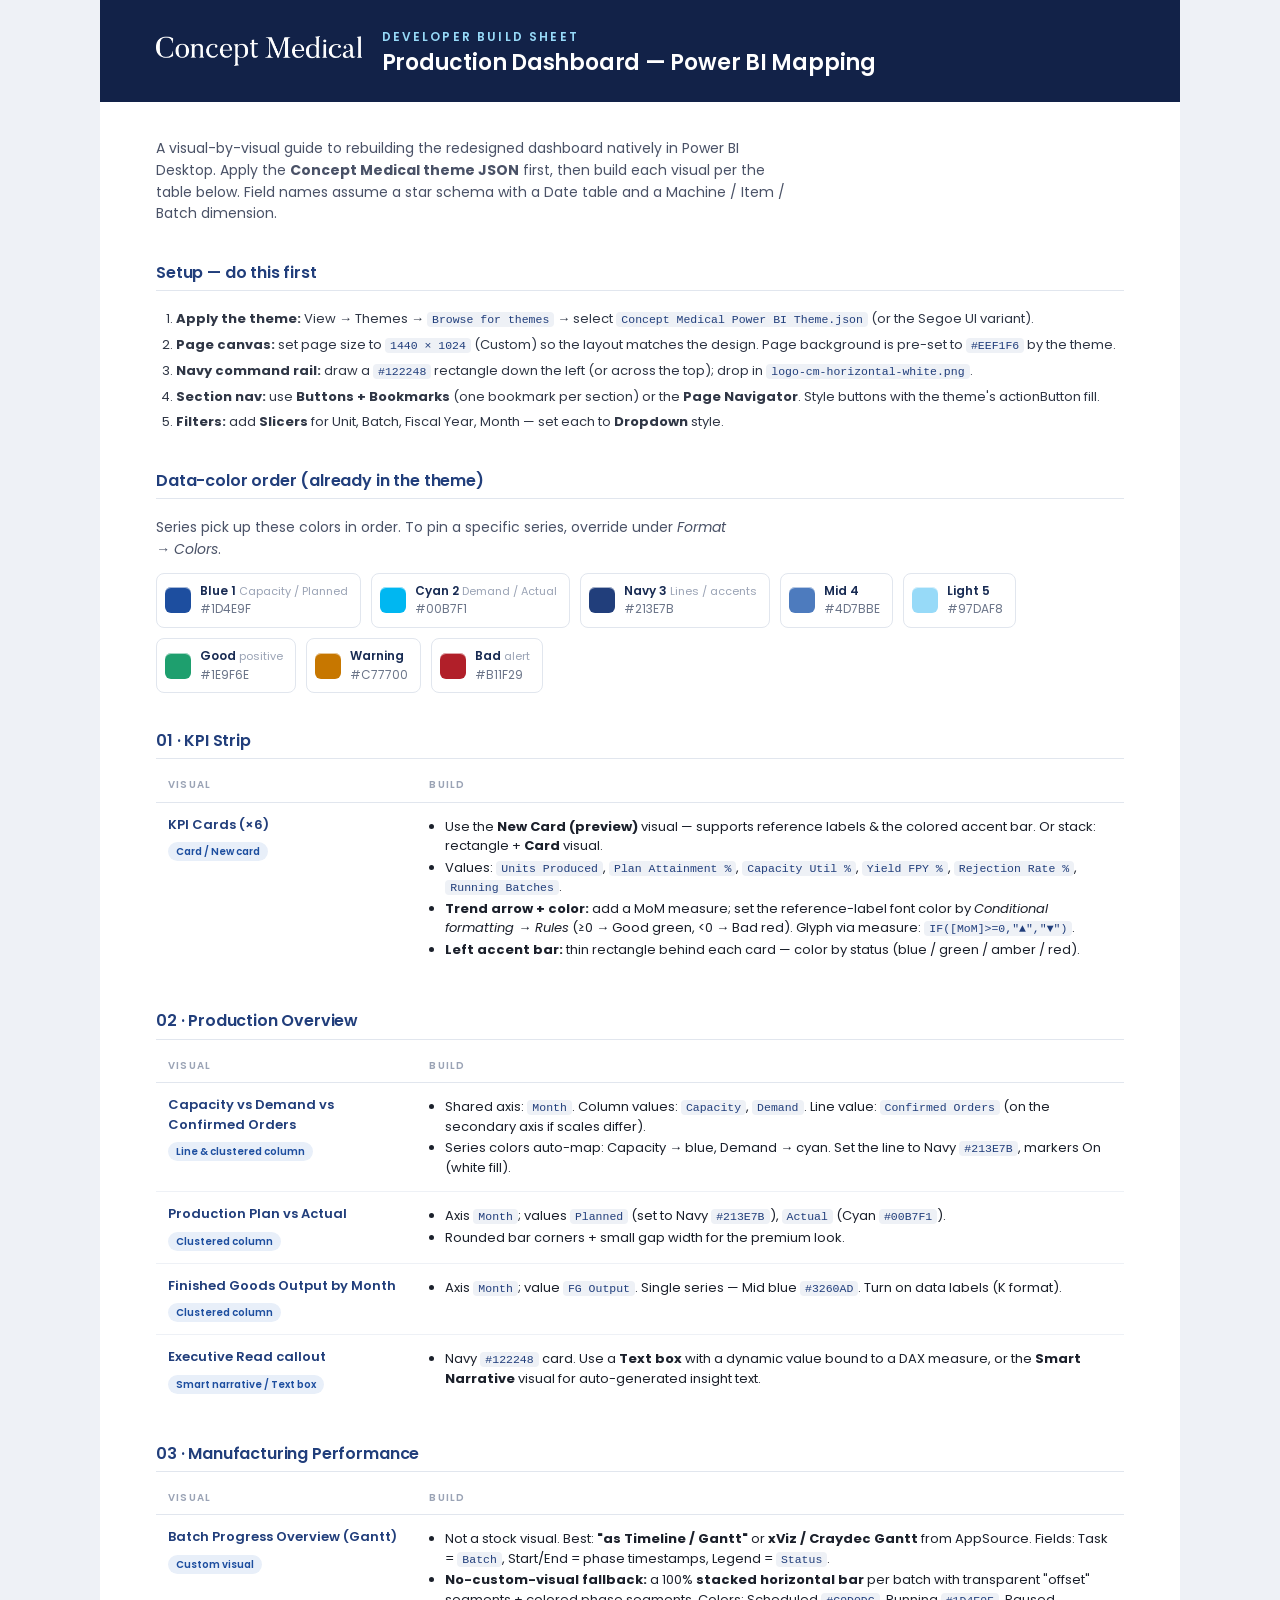
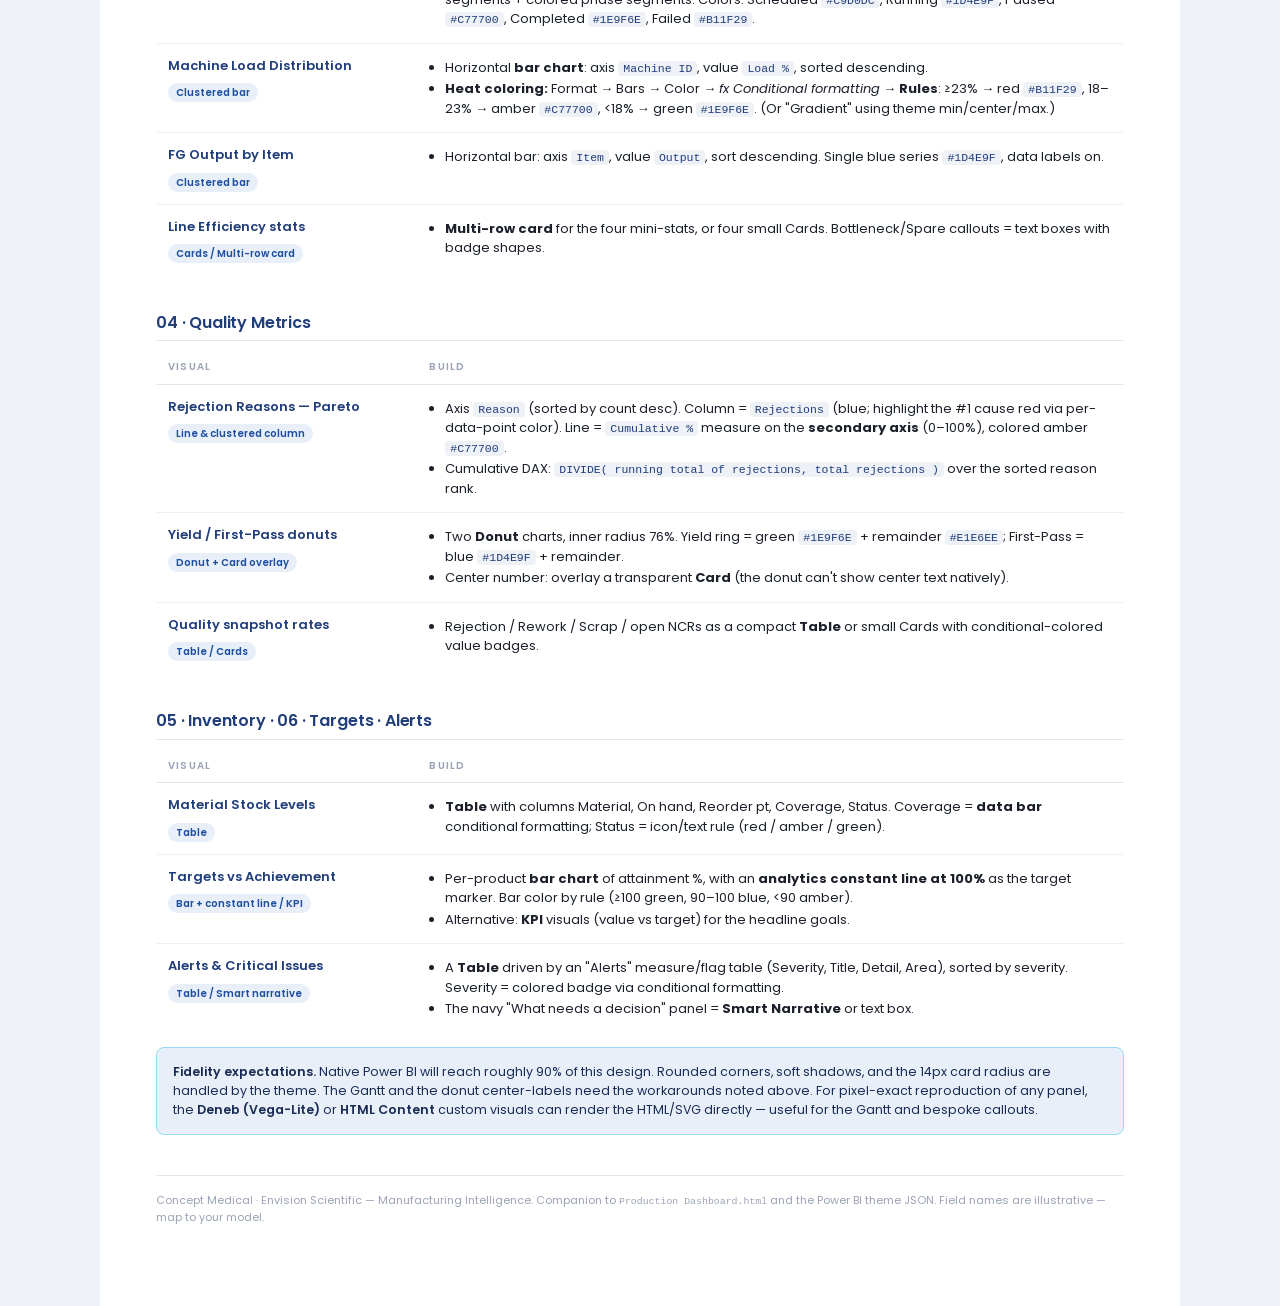
<file: project/Power BI Build Sheet.html>
<!DOCTYPE html>
<html lang="en">
<head>
<meta charset="UTF-8" />
<meta name="viewport" content="width=device-width, initial-scale=1.0" />
<title>Power BI Build Sheet — Concept Medical Production Dashboard</title>
<link rel="stylesheet" href="css/colors_and_type.css" />
<style>
  * { box-sizing: border-box; }
  body { margin: 0; background: var(--neutral-100); color: var(--neutral-800); font-family: var(--font-brand); }
  .doc { max-width: 1080px; margin: 0 auto; padding: 48px 56px 80px; background: #fff; min-height: 100vh; }
  .topbar { background: var(--cm-blue-900); margin: -48px -56px 36px; padding: 28px 56px; display: flex; align-items: center; gap: 20px; }
  .topbar img { height: 30px; }
  .topbar .t { color: #fff; }
  .topbar .eyebrow { color: var(--cm-blue-100); margin-bottom: 4px; }
  .topbar h1 { color: #fff; font-size: 22px; font-weight: 600; }
  h2 { font-size: 16px; color: var(--cm-blue-700); margin: 38px 0 6px; letter-spacing: -0.01em; }
  .rule { height: 1px; background: var(--border); margin: 8px 0 18px; }
  p.lead { color: var(--neutral-600); font-size: 14px; max-width: 70ch; }

  .swatches { display: flex; flex-wrap: wrap; gap: 10px; margin: 8px 0 4px; }
  .sw { display: flex; align-items: center; gap: 9px; border: 1px solid var(--border); border-radius: var(--radius-md); padding: 8px 12px 8px 8px; font-size: 12px; }
  .sw .chip { width: 26px; height: 26px; border-radius: 6px; box-shadow: var(--shadow-inset); }
  .sw b { font-weight: 600; color: var(--cm-blue-800); }
  .sw span { color: var(--fg-muted); font-variant-numeric: tabular-nums; }
  .sw em { font-style: normal; color: var(--fg-subtle); font-size: 11px; }

  table { width: 100%; border-collapse: collapse; margin: 10px 0 4px; }
  th { text-align: left; font-size: 10px; letter-spacing: 0.12em; text-transform: uppercase; color: var(--fg-subtle); font-weight: 600; padding: 0 12px 9px; border-bottom: 1px solid var(--border); }
  td { padding: 12px; font-size: 13px; border-bottom: 1px solid var(--divider); vertical-align: top; line-height: 1.5; }
  td.v { width: 27%; }
  td .vis { font-weight: 600; color: var(--cm-blue-700); display: block; margin-bottom: 3px; }
  td .pill { display: inline-block; font-size: 10px; font-weight: 600; background: var(--cm-blue-50); color: var(--cm-blue-500); border-radius: var(--radius-pill); padding: 2px 8px; margin-top: 5px; }
  td code { font-family: var(--font-mono); font-size: 11.5px; background: var(--neutral-100); padding: 1px 5px; border-radius: 4px; color: var(--cm-blue-700); }
  td ul { margin: 0; padding-left: 16px; }
  td li { margin: 2px 0; }
  tr:last-child td { border-bottom: none; }

  .note { background: var(--cm-blue-50); border: 1px solid var(--cm-blue-100); border-radius: var(--radius-md); padding: 14px 16px; font-size: 12.5px; color: var(--cm-blue-800); margin: 14px 0; line-height: 1.55; }
  .note b { font-weight: 600; }
  .grid2 { display: grid; grid-template-columns: 1fr 1fr; gap: 28px; }
  ol.steps { font-size: 13px; color: var(--neutral-700); line-height: 1.6; padding-left: 20px; }
  ol.steps li { margin: 5px 0; }
  ol.steps code { font-family: var(--font-mono); font-size: 11.5px; background: var(--neutral-100); padding: 1px 5px; border-radius: 4px; color: var(--cm-blue-700); }
  .foot { margin-top: 40px; padding-top: 16px; border-top: 1px solid var(--border); font-size: 11px; color: var(--fg-subtle); }
  @media print { body { background: #fff; } .doc { padding: 0; } .topbar { margin: 0 0 30px; } }
</style>
</head>
<body>
<div class="doc">

  <div class="topbar">
    <img src="assets/logo-cm-horizontal-white.png" alt="Concept Medical" />
    <div class="t">
      <div class="eyebrow">Developer Build Sheet</div>
      <h1>Production Dashboard — Power BI Mapping</h1>
    </div>
  </div>

  <p class="lead">A visual-by-visual guide to rebuilding the redesigned dashboard natively in Power BI Desktop. Apply the <b>Concept Medical theme JSON</b> first, then build each visual per the table below. Field names assume a star schema with a Date table and a Machine / Item / Batch dimension.</p>

  <h2>Setup — do this first</h2>
  <div class="rule"></div>
  <ol class="steps">
    <li><b>Apply the theme:</b> View → Themes → <code>Browse for themes</code> → select <code>Concept Medical Power BI Theme.json</code> (or the Segoe UI variant).</li>
    <li><b>Page canvas:</b> set page size to <code>1440 × 1024</code> (Custom) so the layout matches the design. Page background is pre-set to <code>#EEF1F6</code> by the theme.</li>
    <li><b>Navy command rail:</b> draw a <code>#122248</code> rectangle down the left (or across the top); drop in <code>logo-cm-horizontal-white.png</code>.</li>
    <li><b>Section nav:</b> use <b>Buttons + Bookmarks</b> (one bookmark per section) or the <b>Page Navigator</b>. Style buttons with the theme's actionButton fill.</li>
    <li><b>Filters:</b> add <b>Slicers</b> for Unit, Batch, Fiscal Year, Month — set each to <b>Dropdown</b> style.</li>
  </ol>

  <h2>Data-color order (already in the theme)</h2>
  <div class="rule"></div>
  <p class="lead" style="margin-bottom:12px;">Series pick up these colors in order. To pin a specific series, override under <em>Format → Colors</em>.</p>
  <div class="swatches">
    <div class="sw"><span class="chip" style="background:#1D4E9F"></span><div><b>Blue 1</b> <em>Capacity / Planned</em><br /><span>#1D4E9F</span></div></div>
    <div class="sw"><span class="chip" style="background:#00B7F1"></span><div><b>Cyan 2</b> <em>Demand / Actual</em><br /><span>#00B7F1</span></div></div>
    <div class="sw"><span class="chip" style="background:#213E7B"></span><div><b>Navy 3</b> <em>Lines / accents</em><br /><span>#213E7B</span></div></div>
    <div class="sw"><span class="chip" style="background:#4D7BBE"></span><div><b>Mid 4</b><br /><span>#4D7BBE</span></div></div>
    <div class="sw"><span class="chip" style="background:#97DAF8"></span><div><b>Light 5</b><br /><span>#97DAF8</span></div></div>
    <div class="sw"><span class="chip" style="background:#1E9F6E"></span><div><b>Good</b> <em>positive</em><br /><span>#1E9F6E</span></div></div>
    <div class="sw"><span class="chip" style="background:#C77700"></span><div><b>Warning</b><br /><span>#C77700</span></div></div>
    <div class="sw"><span class="chip" style="background:#B11F29"></span><div><b>Bad</b> <em>alert</em><br /><span>#B11F29</span></div></div>
  </div>

  <h2>01 · KPI Strip</h2>
  <div class="rule"></div>
  <table>
    <thead><tr><th>Visual</th><th>Build</th></tr></thead>
    <tbody>
      <tr>
        <td class="v"><span class="vis">KPI Cards (×6)</span><span class="pill">Card / New card</span></td>
        <td>
          <ul>
            <li>Use the <b>New Card (preview)</b> visual — supports reference labels &amp; the colored accent bar. Or stack: rectangle + <b>Card</b> visual.</li>
            <li>Values: <code>Units Produced</code>, <code>Plan Attainment %</code>, <code>Capacity Util %</code>, <code>Yield FPY %</code>, <code>Rejection Rate %</code>, <code>Running Batches</code>.</li>
            <li><b>Trend arrow + color:</b> add a MoM measure; set the reference-label font color by <em>Conditional formatting → Rules</em> (≥0 → Good green, &lt;0 → Bad red). Glyph via measure: <code>IF([MoM]&gt;=0,"▲","▼")</code>.</li>
            <li><b>Left accent bar:</b> thin rectangle behind each card — color by status (blue / green / amber / red).</li>
          </ul>
        </td>
      </tr>
    </tbody>
  </table>

  <h2>02 · Production Overview</h2>
  <div class="rule"></div>
  <table>
    <thead><tr><th>Visual</th><th>Build</th></tr></thead>
    <tbody>
      <tr>
        <td class="v"><span class="vis">Capacity vs Demand vs Confirmed Orders</span><span class="pill">Line &amp; clustered column</span></td>
        <td><ul>
          <li>Shared axis: <code>Month</code>. Column values: <code>Capacity</code>, <code>Demand</code>. Line value: <code>Confirmed Orders</code> (on the secondary axis if scales differ).</li>
          <li>Series colors auto-map: Capacity → blue, Demand → cyan. Set the line to Navy <code>#213E7B</code>, markers On (white fill).</li>
        </ul></td>
      </tr>
      <tr>
        <td class="v"><span class="vis">Production Plan vs Actual</span><span class="pill">Clustered column</span></td>
        <td><ul>
          <li>Axis <code>Month</code>; values <code>Planned</code> (set to Navy <code>#213E7B</code>), <code>Actual</code> (Cyan <code>#00B7F1</code>).</li>
          <li>Rounded bar corners + small gap width for the premium look.</li>
        </ul></td>
      </tr>
      <tr>
        <td class="v"><span class="vis">Finished Goods Output by Month</span><span class="pill">Clustered column</span></td>
        <td><ul>
          <li>Axis <code>Month</code>; value <code>FG Output</code>. Single series — Mid blue <code>#3260AD</code>. Turn on data labels (K format).</li>
        </ul></td>
      </tr>
      <tr>
        <td class="v"><span class="vis">Executive Read callout</span><span class="pill">Smart narrative / Text box</span></td>
        <td><ul>
          <li>Navy <code>#122248</code> card. Use a <b>Text box</b> with a dynamic value bound to a DAX measure, or the <b>Smart Narrative</b> visual for auto-generated insight text.</li>
        </ul></td>
      </tr>
    </tbody>
  </table>

  <h2>03 · Manufacturing Performance</h2>
  <div class="rule"></div>
  <table>
    <thead><tr><th>Visual</th><th>Build</th></tr></thead>
    <tbody>
      <tr>
        <td class="v"><span class="vis">Batch Progress Overview (Gantt)</span><span class="pill">Custom visual</span></td>
        <td><ul>
          <li>Not a stock visual. Best: <b>"as Timeline / Gantt"</b> or <b>xViz / Craydec Gantt</b> from AppSource. Fields: Task = <code>Batch</code>, Start/End = phase timestamps, Legend = <code>Status</code>.</li>
          <li><b>No-custom-visual fallback:</b> a 100% <b>stacked horizontal bar</b> per batch with transparent "offset" segments + colored phase segments. Colors: Scheduled <code>#C9D0DC</code>, Running <code>#1D4E9F</code>, Paused <code>#C77700</code>, Completed <code>#1E9F6E</code>, Failed <code>#B11F29</code>.</li>
        </ul></td>
      </tr>
      <tr>
        <td class="v"><span class="vis">Machine Load Distribution</span><span class="pill">Clustered bar</span></td>
        <td><ul>
          <li>Horizontal <b>bar chart</b>: axis <code>Machine ID</code>, value <code>Load %</code>, sorted descending.</li>
          <li><b>Heat coloring:</b> Format → Bars → Color → <em>fx Conditional formatting</em> → <b>Rules</b>: ≥23% → red <code>#B11F29</code>, 18–23% → amber <code>#C77700</code>, &lt;18% → green <code>#1E9F6E</code>. (Or "Gradient" using theme min/center/max.)</li>
        </ul></td>
      </tr>
      <tr>
        <td class="v"><span class="vis">FG Output by Item</span><span class="pill">Clustered bar</span></td>
        <td><ul>
          <li>Horizontal bar: axis <code>Item</code>, value <code>Output</code>, sort descending. Single blue series <code>#1D4E9F</code>, data labels on.</li>
        </ul></td>
      </tr>
      <tr>
        <td class="v"><span class="vis">Line Efficiency stats</span><span class="pill">Cards / Multi-row card</span></td>
        <td><ul>
          <li><b>Multi-row card</b> for the four mini-stats, or four small Cards. Bottleneck/Spare callouts = text boxes with badge shapes.</li>
        </ul></td>
      </tr>
    </tbody>
  </table>

  <h2>04 · Quality Metrics</h2>
  <div class="rule"></div>
  <table>
    <thead><tr><th>Visual</th><th>Build</th></tr></thead>
    <tbody>
      <tr>
        <td class="v"><span class="vis">Rejection Reasons — Pareto</span><span class="pill">Line &amp; clustered column</span></td>
        <td><ul>
          <li>Axis <code>Reason</code> (sorted by count desc). Column = <code>Rejections</code> (blue; highlight the #1 cause red via per-data-point color). Line = <code>Cumulative %</code> measure on the <b>secondary axis</b> (0–100%), colored amber <code>#C77700</code>.</li>
          <li>Cumulative DAX: <code>DIVIDE( running total of rejections, total rejections )</code> over the sorted reason rank.</li>
        </ul></td>
      </tr>
      <tr>
        <td class="v"><span class="vis">Yield / First-Pass donuts</span><span class="pill">Donut + Card overlay</span></td>
        <td><ul>
          <li>Two <b>Donut</b> charts, inner radius 76%. Yield ring = green <code>#1E9F6E</code> + remainder <code>#E1E6EE</code>; First-Pass = blue <code>#1D4E9F</code> + remainder.</li>
          <li>Center number: overlay a transparent <b>Card</b> (the donut can't show center text natively).</li>
        </ul></td>
      </tr>
      <tr>
        <td class="v"><span class="vis">Quality snapshot rates</span><span class="pill">Table / Cards</span></td>
        <td><ul>
          <li>Rejection / Rework / Scrap / open NCRs as a compact <b>Table</b> or small Cards with conditional-colored value badges.</li>
        </ul></td>
      </tr>
    </tbody>
  </table>

  <h2>05 · Inventory · 06 · Targets · Alerts</h2>
  <div class="rule"></div>
  <table>
    <thead><tr><th>Visual</th><th>Build</th></tr></thead>
    <tbody>
      <tr>
        <td class="v"><span class="vis">Material Stock Levels</span><span class="pill">Table</span></td>
        <td><ul>
          <li><b>Table</b> with columns Material, On hand, Reorder pt, Coverage, Status. Coverage = <b>data bar</b> conditional formatting; Status = icon/text rule (red / amber / green).</li>
        </ul></td>
      </tr>
      <tr>
        <td class="v"><span class="vis">Targets vs Achievement</span><span class="pill">Bar + constant line / KPI</span></td>
        <td><ul>
          <li>Per-product <b>bar chart</b> of attainment %, with an <b>analytics constant line at 100%</b> as the target marker. Bar color by rule (≥100 green, 90–100 blue, &lt;90 amber).</li>
          <li>Alternative: <b>KPI</b> visuals (value vs target) for the headline goals.</li>
        </ul></td>
      </tr>
      <tr>
        <td class="v"><span class="vis">Alerts &amp; Critical Issues</span><span class="pill">Table / Smart narrative</span></td>
        <td><ul>
          <li>A <b>Table</b> driven by an "Alerts" measure/flag table (Severity, Title, Detail, Area), sorted by severity. Severity = colored badge via conditional formatting.</li>
          <li>The navy "What needs a decision" panel = <b>Smart Narrative</b> or text box.</li>
        </ul></td>
      </tr>
    </tbody>
  </table>

  <div class="note">
    <b>Fidelity expectations.</b> Native Power BI will reach roughly 90% of this design. Rounded corners, soft shadows, and the 14px card radius are handled by the theme. The Gantt and the donut center-labels need the workarounds noted above. For pixel-exact reproduction of any panel, the <b>Deneb (Vega-Lite)</b> or <b>HTML Content</b> custom visuals can render the HTML/SVG directly — useful for the Gantt and bespoke callouts.
  </div>

  <div class="foot">Concept Medical · Envision Scientific — Manufacturing Intelligence. Companion to <code>Production Dashboard.html</code> and the Power BI theme JSON. Field names are illustrative — map to your model.</div>

</div>
</body>
</html>
</file>
<file: project/css/colors_and_type.css>
/* ============================================================
   Concept Medical — Brand Tokens
   Colors and Typography (foundations + semantic)
   ============================================================ */

/* ---- Web fonts ----
   Primary brand font on conceptmedical.com is Poppins (used across headings,
   body, navigation, and CTAs). We load Poppins as the default with full weight
   range, plus Cormorant Garamond for occasional italic editorial accents
   (matches the serif italics in the wordmark) and Noto Sans JP for Japanese
   localization (font file uploaded by brand team). */
@import url("https://fonts.googleapis.com/css2?family=Poppins:wght@300;400;500;600;700;800&family=Cormorant+Garamond:ital,wght@0,500;0,600;1,400;1,500;1,600&display=swap");

/* Brand-supplied Japanese subset — omitted in this build (no JP text used) */

:root {
  /* ============= CORE BRAND BLUES (CM scale) ============= */
  /* Tints / Shades from CM Brand Book Color Palette */
  --cm-blue-50:  #E8EFF9;   /* derived tint  */
  --cm-blue-100: #97DAF8;   /* PANTONE P 115-3 C */
  --cm-blue-200: #00B7F1;   /* PANTONE P 115-7 C — bright cyan-blue */
  --cm-blue-300: #4D7BBE;   /* mid-light brand blue */
  --cm-blue-400: #3260AD;   /* primary mid blue */
  --cm-blue-500: #1D4E9F;   /* PANTONE P 102-8 C — primary signature blue */
  --cm-blue-600: #1B499F;   /* near-primary deep */
  --cm-blue-700: #213E7B;   /* deep navy */
  --cm-blue-800: #182B53;   /* deeper navy */
  --cm-blue-900: #122248;   /* darkest navy */

  /* Logo signature (vector ink in the supplied logos reads ~#3F60A8) */
  --cm-ink:      #3F60A8;

  /* ============= NEUTRALS ============= */
  --neutral-0:    #FFFFFF;
  --neutral-50:   #F7F8FB;
  --neutral-100:  #EEF1F6;
  --neutral-200:  #E1E6EE;
  --neutral-300:  #C9D0DC;
  --neutral-400:  #9AA3B5;
  --neutral-500:  #6B7589;
  --neutral-600:  #4A5267;
  --neutral-700:  #2F3645;
  --neutral-800:  #1B202B;
  --neutral-900:  #0E1119;

  /* ============= PRODUCT ACCENTS (from Product Logo Guidelines) ============= */
  /* Used sparingly to identify product sub-brands on a navy field */
  --product-yellow:  #FECF0C;  /* MagicTouch family */
  --product-red:     #EF3F2C;
  --product-magenta: #ED1274;
  --product-cyan:    #2AB6EA;
  --product-green:   #9DBA3C;  /* Abluminus DES+ */
  --product-orange:  #F79131;
  --product-crimson: #B11F29;
  --product-teal:    #00B79B;
  --product-bronze:  #A15725;
  --product-slate:   #6F8A8F;
  --product-cobalt:  #1E448D;
  --product-sky:     #9ED1E0;
  --product-azure:   #79A3DC;
  --product-violet:  #8871B3;
  --product-deepblue:#183760;
  --product-peach:   #FDCA98;
  --product-lemon:   #F0EC73;
  --product-celery:  #C9D8B1;

  /* ============= SEMANTIC ============= */
  --bg:            var(--neutral-0);
  --bg-alt:        var(--neutral-50);
  --bg-inverse:    var(--cm-blue-700);     /* navy hero/section background */
  --bg-inverse-deep: var(--cm-blue-900);

  --fg:            var(--neutral-800);
  --fg-muted:      var(--neutral-500);
  --fg-subtle:     var(--neutral-400);
  --fg-on-blue:    #FFFFFF;
  --fg-on-blue-muted: rgba(255,255,255,0.78);

  --primary:       var(--cm-blue-500);     /* signature brand blue */
  --primary-hover: var(--cm-blue-600);
  --primary-press: var(--cm-blue-700);
  --primary-soft:  var(--cm-blue-50);
  --accent:        var(--cm-blue-200);     /* bright cyan-blue accent */

  --border:        var(--neutral-200);
  --border-strong: var(--neutral-300);
  --divider:       var(--neutral-100);

  --link:          var(--cm-blue-500);
  --link-hover:    var(--cm-blue-700);

  --success:       #1E9F6E;
  --warning:       #C77700;
  --danger:        #B11F29;

  /* ============= ELEVATION ============= */
  --shadow-xs:  0 1px 2px rgba(18, 34, 72, 0.06);
  --shadow-sm:  0 2px 6px rgba(18, 34, 72, 0.08);
  --shadow-md:  0 8px 22px rgba(18, 34, 72, 0.10);
  --shadow-lg:  0 18px 48px rgba(18, 34, 72, 0.14);
  --shadow-xl:  0 28px 70px rgba(18, 34, 72, 0.18);
  --shadow-inset: inset 0 1px 0 rgba(255,255,255,0.6);
  --shadow-blue-glow: 0 10px 32px rgba(29, 78, 159, 0.25);

  /* ============= RADII ============= */
  --radius-xs: 2px;
  --radius-sm: 4px;
  --radius-md: 8px;
  --radius-lg: 14px;
  --radius-xl: 22px;
  --radius-pill: 999px;
  --radius-circle: 50%;

  /* ============= SPACING ============= */
  --space-1: 4px;
  --space-2: 8px;
  --space-3: 12px;
  --space-4: 16px;
  --space-5: 20px;
  --space-6: 24px;
  --space-8: 32px;
  --space-10: 40px;
  --space-12: 48px;
  --space-16: 64px;
  --space-20: 80px;
  --space-24: 96px;

  /* ============= TYPOGRAPHY (foundations) =============
     Concept Medical's website (conceptmedical.com) leads with Poppins as its
     primary brand font across headings, body, nav, and CTAs. We mirror that
     here. Cormorant Garamond is reserved for occasional editorial italic
     accents that reflect the serif "Concept Medical" wordmark. */

  /* PRIMARY brand font — used across all UI, headings, body, marketing. */
  --font-brand: "Poppins", "Noto Sans JP", -apple-system, BlinkMacSystemFont, "Segoe UI", Roboto, sans-serif;

  /* Body sans (alias of brand) */
  --font-body: var(--font-brand);

  /* Marketing/UI sans (alias of brand — kept for legacy refs) */
  --font-marketing: var(--font-brand);

  /* Editorial display serif — used sparingly for italic accents and the
     occasional pull-quote, mirroring the wordmark's serif italics. */
  --font-display: "Cormorant Garamond", "Cambria", Georgia, serif;

  /* Serif body (long-form formal docs) */
  --font-serif: "Cormorant Garamond", Georgia, "Times New Roman", serif;

  /* Mono (for clinical data / lab readouts where used) */
  --font-mono: "SF Mono", "JetBrains Mono", "Source Code Pro", ui-monospace, monospace;

  /* Type scale — desktop */
  --fs-display-1: clamp(3.5rem, 6.5vw, 6rem);     /* hero serif lockups */
  --fs-display-2: clamp(2.75rem, 4.5vw, 4.25rem); /* section openers   */
  --fs-h1: 2.75rem;     /* 44px */
  --fs-h2: 2.125rem;    /* 34px */
  --fs-h3: 1.625rem;    /* 26px */
  --fs-h4: 1.25rem;     /* 20px */
  --fs-h5: 1.0625rem;   /* 17px */
  --fs-body: 1rem;      /* 16px */
  --fs-body-sm: 0.9375rem;
  --fs-caption: 0.8125rem;
  --fs-eyebrow: 0.75rem;

  /* Line heights */
  --lh-tight: 1.08;
  --lh-snug:  1.2;
  --lh-base:  1.55;
  --lh-loose: 1.75;

  /* Letterspacing */
  --tracking-eyebrow: 0.18em;
  --tracking-button: 0.06em;
  --tracking-display: -0.01em;
  --tracking-tight:   -0.02em;

  --weight-light: 300;
  --weight-regular: 400;
  --weight-medium: 500;
  --weight-semibold: 600;
  --weight-bold: 700;
}

/* ============= SEMANTIC ELEMENT STYLES ============= */
html { color: var(--fg); background: var(--bg); }
body {
  font-family: var(--font-body);
  font-size: var(--fs-body);
  line-height: var(--lh-base);
  color: var(--fg);
  -webkit-font-smoothing: antialiased;
  -moz-osx-font-smoothing: grayscale;
}

h1, h2, h3, h4, h5, h6 {
  font-family: var(--font-brand);
  color: var(--cm-blue-700);
  font-weight: var(--weight-semibold);
  line-height: var(--lh-snug);
  letter-spacing: -0.01em;
  margin: 0;
}
h1 { font-size: var(--fs-h1); line-height: var(--lh-tight); font-weight: 600; }
h2 { font-size: var(--fs-h2); font-weight: 600; }
h3 { font-size: var(--fs-h3); font-weight: 600; }
h4 { font-size: var(--fs-h4); font-weight: 600; letter-spacing: 0; }
h5 { font-size: var(--fs-h5); font-weight: 600; letter-spacing: 0; }

/* Editorial serif accent — apply to span/em inside headings for the italic
   highlight treatment seen across CM marketing. */
.serif-italic, h1 em.editorial, h2 em.editorial, h3 em.editorial {
  font-family: var(--font-display);
  font-style: italic;
  font-weight: 500;
}

.eyebrow {
  font-family: var(--font-marketing);
  font-size: var(--fs-eyebrow);
  font-weight: 600;
  letter-spacing: var(--tracking-eyebrow);
  text-transform: uppercase;
  color: var(--cm-blue-500);
}

.display-serif {
  font-family: var(--font-display);
  font-weight: 500;
  font-size: var(--fs-display-1);
  line-height: 0.98;
  letter-spacing: -0.015em;
  color: var(--cm-blue-700);
}
.display-serif em { font-style: italic; color: var(--cm-blue-500); font-weight: 500; }

p { margin: 0 0 1em; max-width: 68ch; text-wrap: pretty; }
.lead {
  font-size: 1.1875rem;
  line-height: 1.55;
  color: var(--neutral-700);
}

a { color: var(--link); text-decoration: none; transition: color 160ms ease; }
a:hover { color: var(--link-hover); text-decoration: underline; text-underline-offset: 3px; }

small, .caption {
  font-size: var(--fs-caption);
  color: var(--fg-muted);
}

code, pre, kbd { font-family: var(--font-mono); font-size: 0.9em; }

hr {
  border: 0;
  border-top: 1px solid var(--divider);
  margin: var(--space-8) 0;
}

::selection { background: var(--cm-blue-100); color: var(--cm-blue-900); }
</file>
